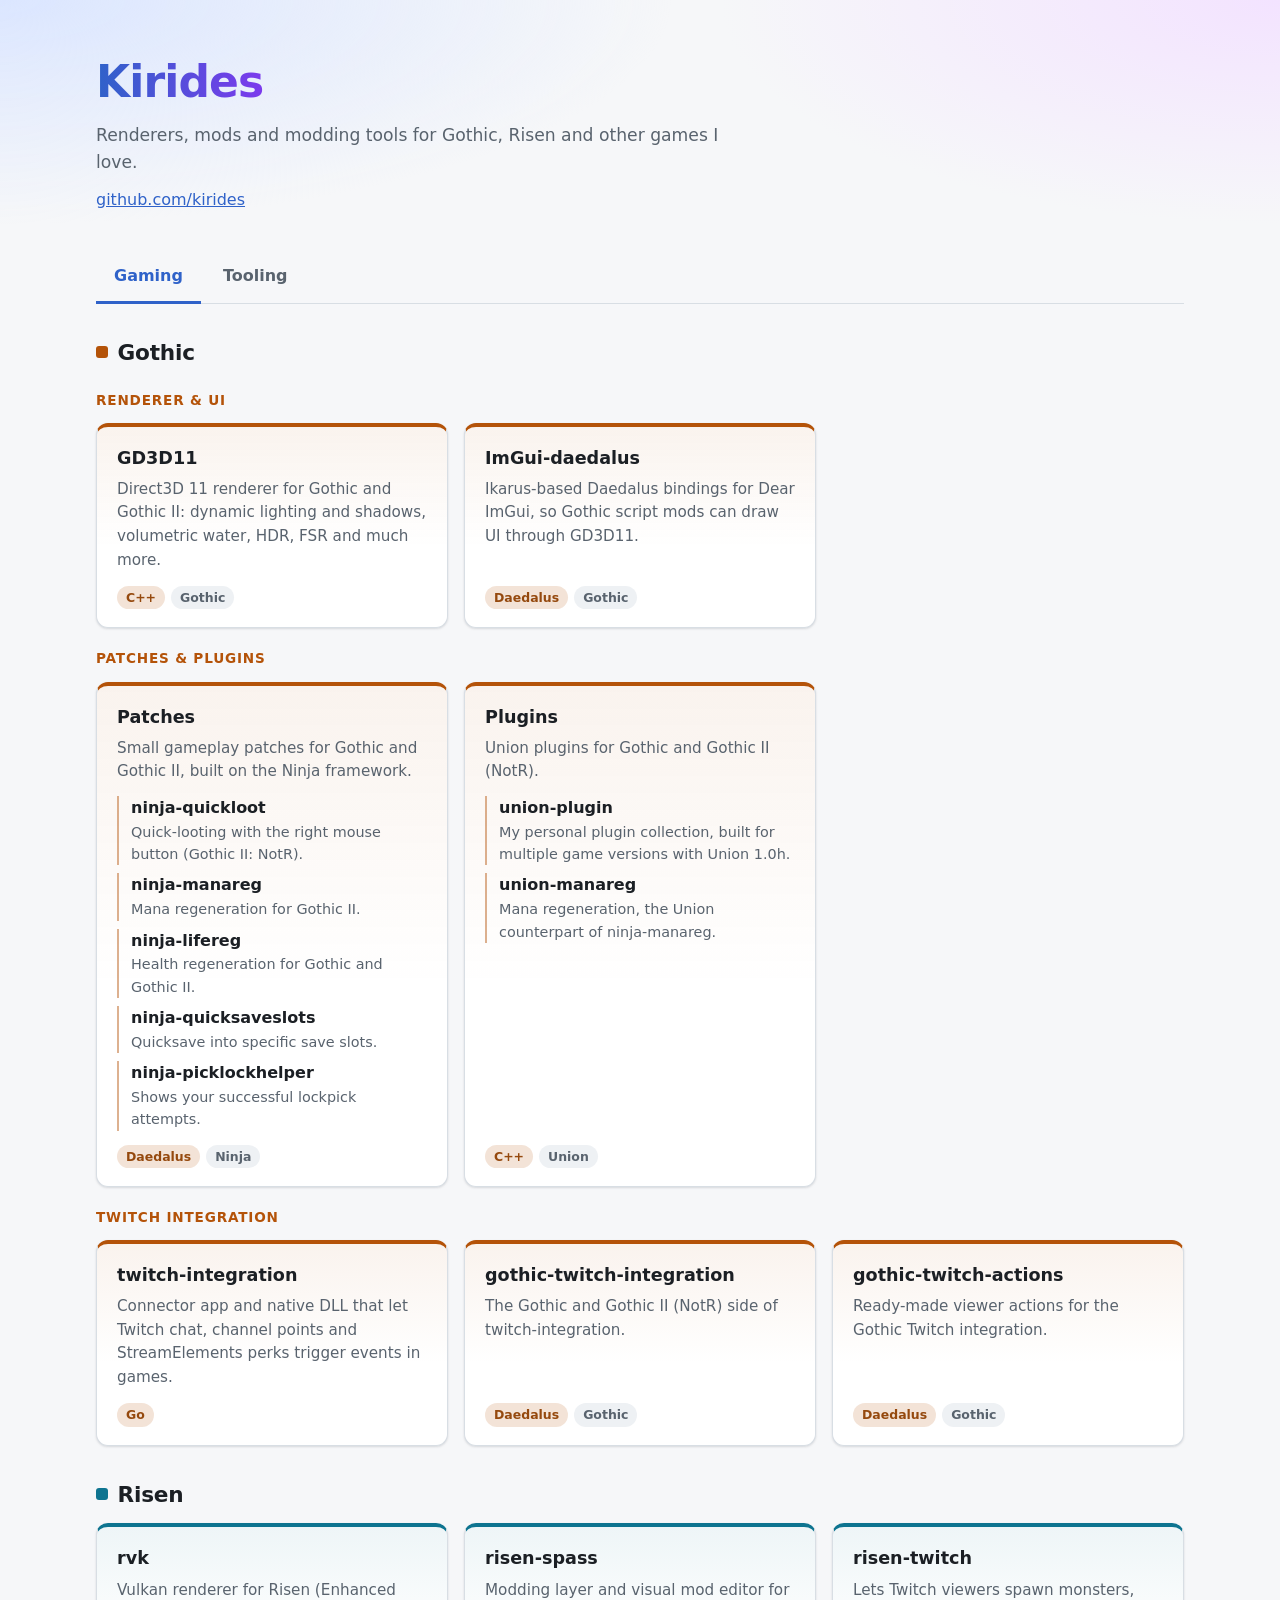
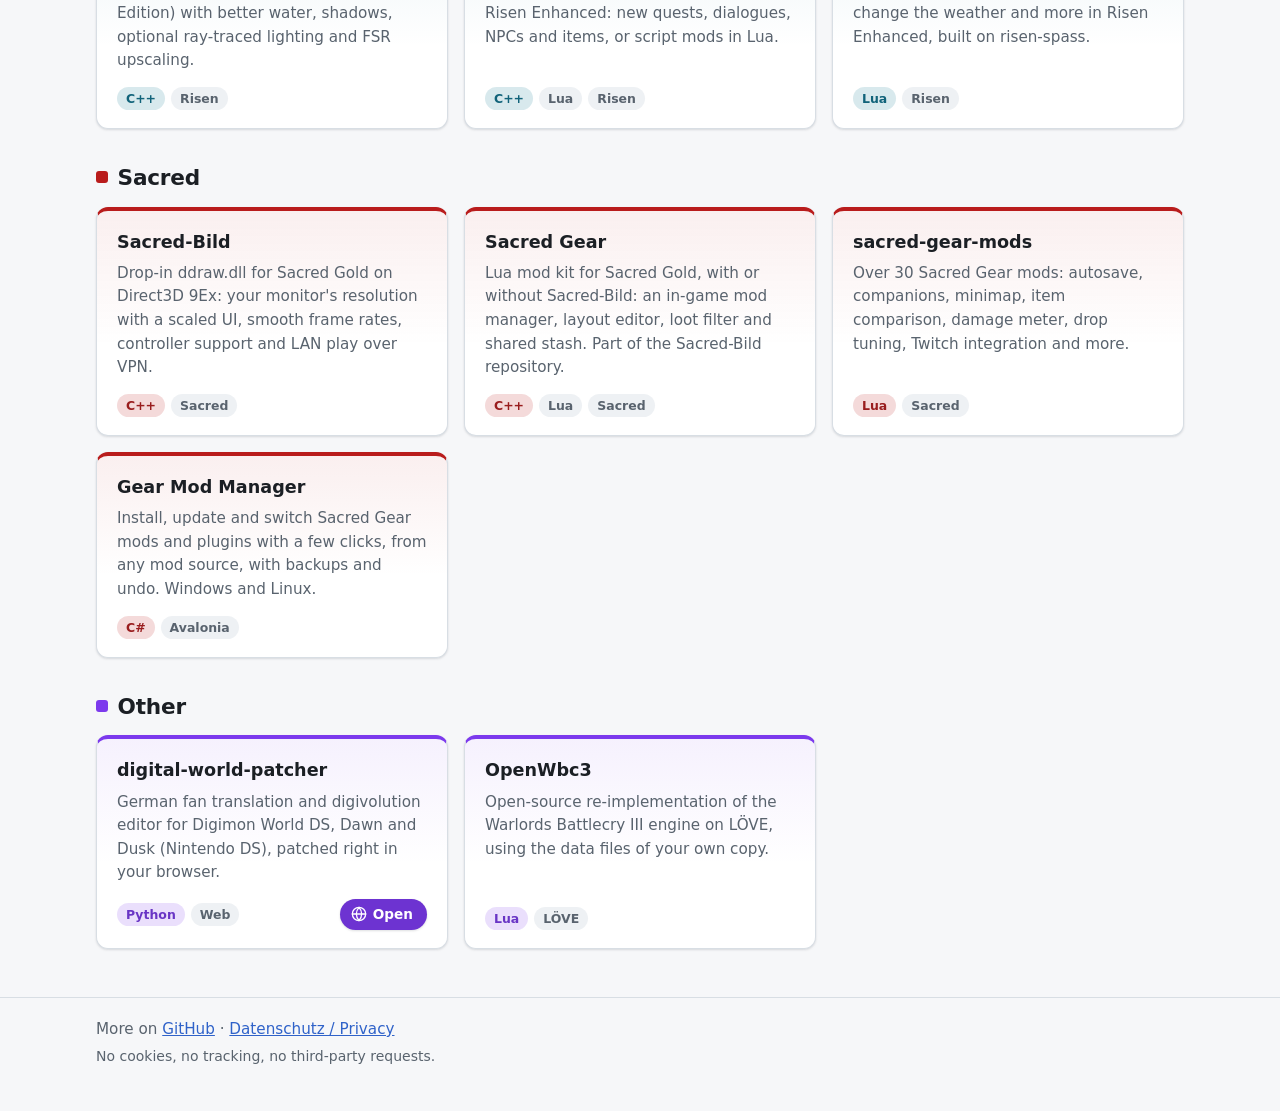
<file: site/index.html>
<!doctype html>
<html lang="en">
<head>
  <meta charset="utf-8">
  <meta name="viewport" content="width=device-width, initial-scale=1">
  <title>Kirides · Projects</title>
  <meta name="description" content="Open-source projects by Kirides: renderers and mods for Gothic, Risen and Sacred, plus tooling for Gothic modding.">
  <meta name="color-scheme" content="light dark">
  <link rel="stylesheet" href="style.css">
  <link rel="icon" href="data:image/svg+xml,%3Csvg xmlns='http://www.w3.org/2000/svg' viewBox='0 0 32 32'%3E%3Crect width='32' height='32' rx='7' fill='%233b6fd8'/%3E%3Ctext x='16' y='22' font-family='system-ui,sans-serif' font-size='17' font-weight='700' fill='white' text-anchor='middle'%3EK%3C/text%3E%3C/svg%3E">
</head>
<body>
  <a class="skip-link" href="#main">Skip to projects</a>

  <header class="site-header">
    <div class="wrap">
      <h1>Kirides</h1>
      <p class="tagline">Renderers, mods and modding tools for Gothic, Risen and other games I love.</p>
      <p class="links">
        <a href="https://github.com/kirides">github.com/kirides</a>
      </p>
    </div>
  </header>

  <main id="main" class="wrap">
    <div class="tabs" role="tablist" aria-label="Project categories" hidden>
      <button class="tab" role="tab" id="tab-gaming" aria-controls="gaming" aria-selected="true">Gaming</button>
      <button class="tab" role="tab" id="tab-tooling" aria-controls="tooling" aria-selected="false" tabindex="-1">Tooling</button>
    </div>

    <!-- ================= GAMING ================= -->
    <section class="panel" id="gaming" role="tabpanel" aria-labelledby="tab-gaming" tabindex="0">
      <h2 class="panel-title">Gaming</h2>

      <h3 class="game theme-gothic" id="gothic">Gothic</h3>
      <h4 class="group theme-gothic">Renderer &amp; UI</h4>
      <ul class="cards theme-gothic">
        <li class="card">
          <h5><a href="https://github.com/kirides/GD3D11">GD3D11</a></h5>
          <p>Direct3D 11 renderer for Gothic and Gothic II: dynamic lighting and shadows, volumetric water, HDR, FSR and much more.</p>
          <ul class="tags"><li>C++</li><li>Gothic</li></ul>
        </li>
        <li class="card">
          <h5><a href="https://github.com/kirides/ImGui-daedalus">ImGui-daedalus</a></h5>
          <p>Ikarus-based Daedalus bindings for Dear ImGui, so Gothic script mods can draw UI through GD3D11.</p>
          <ul class="tags"><li>Daedalus</li><li>Gothic</li></ul>
        </li>
      </ul>
      <h4 class="group theme-gothic">Patches &amp; plugins</h4>
      <ul class="cards theme-gothic">
        <li class="card card-list">
          <h5>Patches</h5>
          <p>Small gameplay patches for Gothic and Gothic II, built on the Ninja framework.</p>
          <ul class="repo-list">
            <li><a href="https://github.com/kirides/ninja-quickloot">ninja-quickloot</a><span>Quick-looting with the right mouse button (Gothic II: NotR).</span></li>
            <li><a href="https://github.com/kirides/ninja-manareg">ninja-manareg</a><span>Mana regeneration for Gothic II.</span></li>
            <li><a href="https://github.com/kirides/ninja-lifereg">ninja-lifereg</a><span>Health regeneration for Gothic and Gothic II.</span></li>
            <li><a href="https://github.com/kirides/ninja-quicksaveslots">ninja-quicksaveslots</a><span>Quicksave into specific save slots.</span></li>
            <li><a href="https://github.com/kirides/ninja-picklockhelper">ninja-picklockhelper</a><span>Shows your successful lockpick attempts.</span></li>
          </ul>
          <ul class="tags"><li>Daedalus</li><li>Ninja</li></ul>
        </li>
        <li class="card card-list">
          <h5>Plugins</h5>
          <p>Union plugins for Gothic and Gothic II (NotR).</p>
          <ul class="repo-list">
            <li><a href="https://github.com/kirides/union-plugin">union-plugin</a><span>My personal plugin collection, built for multiple game versions with Union 1.0h.</span></li>
            <li><a href="https://github.com/kirides/union-manareg">union-manareg</a><span>Mana regeneration, the Union counterpart of ninja-manareg.</span></li>
          </ul>
          <ul class="tags"><li>C++</li><li>Union</li></ul>
        </li>
      </ul>
      <h4 class="group theme-gothic">Twitch integration</h4>
      <ul class="cards theme-gothic">
        <li class="card">
          <h5><a href="https://github.com/kirides/twitch-integration">twitch-integration</a></h5>
          <p>Connector app and native DLL that let Twitch chat, channel points and StreamElements perks trigger events in games.</p>
          <ul class="tags"><li>Go</li></ul>
        </li>
        <li class="card">
          <h5><a href="https://github.com/kirides/gothic-twitch-integration">gothic-twitch-integration</a></h5>
          <p>The Gothic and Gothic II (NotR) side of twitch-integration.</p>
          <ul class="tags"><li>Daedalus</li><li>Gothic</li></ul>
        </li>
        <li class="card">
          <h5><a href="https://github.com/kirides/gothic-twitch-actions">gothic-twitch-actions</a></h5>
          <p>Ready-made viewer actions for the Gothic Twitch integration.</p>
          <ul class="tags"><li>Daedalus</li><li>Gothic</li></ul>
        </li>
      </ul>

      <h3 class="game theme-risen" id="risen">Risen</h3>
      <ul class="cards theme-risen">
        <li class="card">
          <h5><a href="https://github.com/kirides/rvk">rvk</a></h5>
          <p>Vulkan renderer for Risen (Enhanced Edition) with better water, shadows, optional ray-traced lighting and FSR upscaling.</p>
          <ul class="tags"><li>C++</li><li>Risen</li></ul>
        </li>
        <li class="card">
          <h5><a href="https://github.com/kirides/risen-spass">risen-spass</a></h5>
          <p>Modding layer and visual mod editor for Risen Enhanced: new quests, dialogues, NPCs and items, or script mods in Lua.</p>
          <ul class="tags"><li>C++</li><li>Lua</li><li>Risen</li></ul>
        </li>
        <li class="card">
          <h5><a href="https://github.com/kirides/risen-twitch">risen-twitch</a></h5>
          <p>Lets Twitch viewers spawn monsters, change the weather and more in Risen Enhanced, built on risen-spass.</p>
          <ul class="tags"><li>Lua</li><li>Risen</li></ul>
        </li>
      </ul>

      <h3 class="game theme-sacred" id="sacred">Sacred</h3>
      <ul class="cards theme-sacred">
        <li class="card">
          <h5><a href="https://github.com/kirides/sacred-bild">Sacred-Bild</a></h5>
          <p>Drop-in ddraw.dll for Sacred Gold on Direct3D 9Ex: your monitor's resolution with a scaled UI, smooth frame rates, controller support and LAN play over VPN.</p>
          <ul class="tags"><li>C++</li><li>Sacred</li></ul>
        </li>
        <li class="card">
          <h5><a href="https://github.com/kirides/sacred-bild/blob/main/docs/Gear.md">Sacred Gear</a></h5>
          <p>Lua mod kit for Sacred Gold, with or without Sacred-Bild: an in-game mod manager, layout editor, loot filter and shared stash. Part of the Sacred-Bild repository.</p>
          <ul class="tags"><li>C++</li><li>Lua</li><li>Sacred</li></ul>
        </li>
        <li class="card">
          <h5><a href="https://github.com/kirides/sacred-gear-mods">sacred-gear-mods</a></h5>
          <p>Over 30 Sacred Gear mods: autosave, companions, minimap, item comparison, damage meter, drop tuning, Twitch integration and more.</p>
          <ul class="tags"><li>Lua</li><li>Sacred</li></ul>
        </li>
        <li class="card">
          <h5><a href="https://github.com/kirides/sacred-mod-manager">Gear Mod Manager</a></h5>
          <p>Install, update and switch Sacred Gear mods and plugins with a few clicks, from any mod source, with backups and undo. Windows and Linux.</p>
          <ul class="tags"><li>C#</li><li>Avalonia</li></ul>
        </li>
      </ul>

      <h3 class="game theme-other" id="other">Other</h3>
      <ul class="cards theme-other">
        <li class="card">
          <h5><a href="https://github.com/kirides/digital-world-patcher">digital-world-patcher</a></h5>
          <p>German fan translation and digivolution editor for Digimon World DS, Dawn and Dusk (Nintendo DS), patched right in your browser.</p>
          <div class="card-foot">
            <ul class="tags"><li>Python</li><li>Web</li></ul>
            <a class="open-btn" href="https://kirides.github.io/digital-world-patcher/"><svg aria-hidden="true" viewBox="0 0 24 24" width="16" height="16" fill="none" stroke="currentColor" stroke-width="2" stroke-linecap="round" stroke-linejoin="round"><circle cx="12" cy="12" r="10"/><path d="M2 12h20"/><path d="M12 2a15.3 15.3 0 0 1 4 10 15.3 15.3 0 0 1-4 10 15.3 15.3 0 0 1-4-10 15.3 15.3 0 0 1 4-10z"/></svg>Open<span class="sr-only"> digital-world-patcher website</span></a>
          </div>
        </li>
        <li class="card">
          <h5><a href="https://github.com/kirides/OpenWbc3">OpenWbc3</a></h5>
          <p>Open-source re-implementation of the Warlords Battlecry III engine on LÖVE, using the data files of your own copy.</p>
          <ul class="tags"><li>Lua</li><li>LÖVE</li></ul>
        </li>
      </ul>
    </section>

    <!-- ================= TOOLING ================= -->
    <section class="panel" id="tooling" role="tabpanel" aria-labelledby="tab-tooling" tabindex="0">
      <h2 class="panel-title">Tooling</h2>

      <h4 class="group theme-tooling">Gothic &amp; Daedalus modding tools</h4>
      <ul class="cards theme-tooling">
        <li class="card">
          <h5><a href="https://github.com/kirides/DaedalusLanguageServer">DaedalusLanguageServer</a></h5>
          <p>Language server for Daedalus, the scripting language of Gothic: completion, go-to-definition, diagnostics and more.</p>
          <ul class="tags"><li>Go</li><li>LSP</li></ul>
        </li>
        <li class="card">
          <h5><a href="https://github.com/kirides/vscode-daedalus">vscode-daedalus</a></h5>
          <p>Visual Studio Code extension for Daedalus, powered by DaedalusLanguageServer.</p>
          <ul class="tags"><li>TypeScript</li><li>VS Code</li></ul>
        </li>
        <li class="card">
          <h5><a href="https://github.com/kirides/vdfsbuilder">vdfsbuilder</a></h5>
          <p>Go package, CLI and GitHub Action to pack VDF/MOD volumes for Gothic from a .vm file.</p>
          <ul class="tags"><li>Go</li><li>GitHub Action</li></ul>
        </li>
        <li class="card">
          <h5><a href="https://github.com/kirides/daedalus2bbcode">daedalus2bbcode</a></h5>
          <p>Small web page that highlights Daedalus code and copies it as BBCode for forum posts.</p>
          <div class="card-foot">
            <ul class="tags"><li>HTML</li></ul>
            <a class="open-btn" href="https://kirides.github.io/daedalus2bbcode/"><svg aria-hidden="true" viewBox="0 0 24 24" width="16" height="16" fill="none" stroke="currentColor" stroke-width="2" stroke-linecap="round" stroke-linejoin="round"><circle cx="12" cy="12" r="10"/><path d="M2 12h20"/><path d="M12 2a15.3 15.3 0 0 1 4 10 15.3 15.3 0 0 1-4 10 15.3 15.3 0 0 1-4-10 15.3 15.3 0 0 1 4-10z"/></svg>Open<span class="sr-only"> daedalus2bbcode website</span></a>
          </div>
        </li>
      </ul>
    </section>
  </main>

  <footer class="site-footer">
    <div class="wrap">
      <p>More on <a href="https://github.com/kirides?tab=repositories">GitHub</a> · <a href="legal.html">Datenschutz / Privacy</a></p>
      <p class="meta">No cookies, no tracking, no third-party requests.</p>
    </div>
  </footer>

  <script src="main.js"></script>
</body>
</html>
</file>
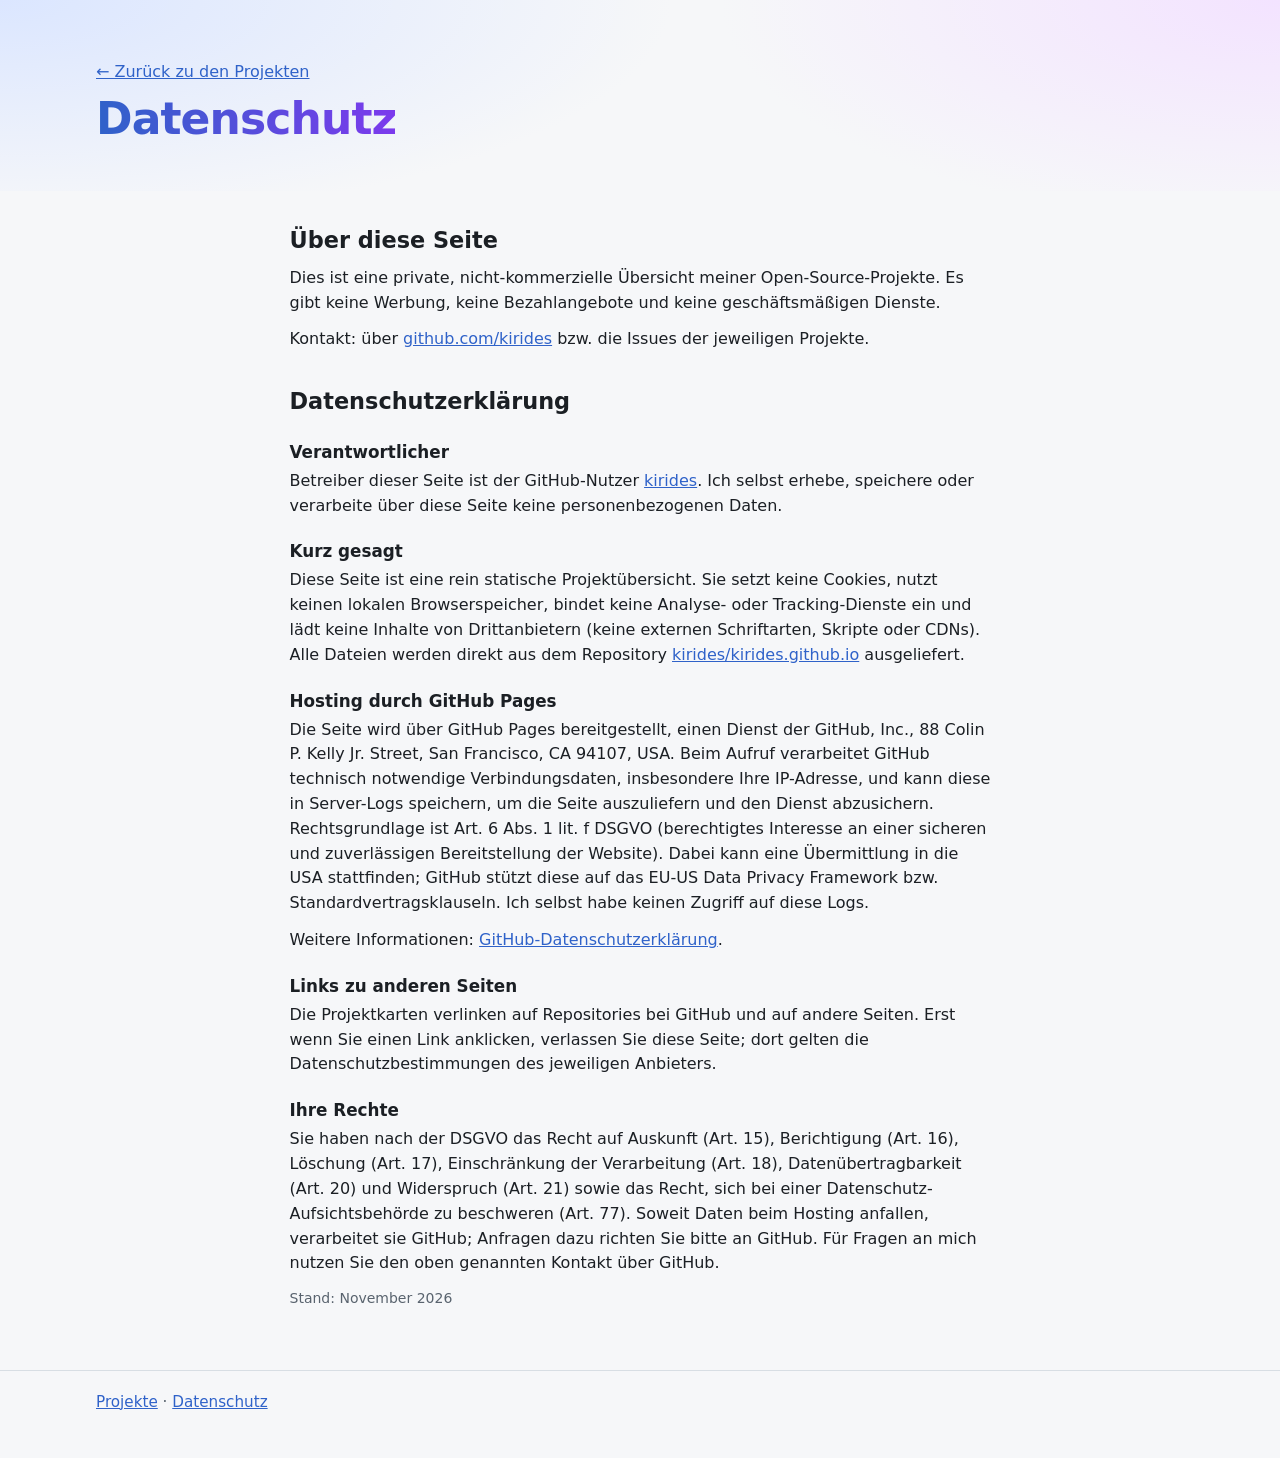
<file: site/legal.html>
<!doctype html>
<html lang="de">
<head>
  <meta charset="utf-8">
  <meta name="viewport" content="width=device-width, initial-scale=1">
  <title>Datenschutz · Kirides</title>
  <meta name="robots" content="noindex">
  <meta name="color-scheme" content="light dark">
  <link rel="stylesheet" href="style.css">
  <link rel="icon" href="data:image/svg+xml,%3Csvg xmlns='http://www.w3.org/2000/svg' viewBox='0 0 32 32'%3E%3Crect width='32' height='32' rx='7' fill='%233b6fd8'/%3E%3Ctext x='16' y='22' font-family='system-ui,sans-serif' font-size='17' font-weight='700' fill='white' text-anchor='middle'%3EK%3C/text%3E%3C/svg%3E">
</head>
<body>
  <a class="skip-link" href="#main">Zum Inhalt</a>

  <header class="site-header">
    <div class="wrap">
      <p class="links"><a href="./">← Zurück zu den Projekten</a></p>
      <h1>Datenschutz</h1>
    </div>
  </header>

  <main id="main" class="wrap prose">
    <section id="hinweis" aria-labelledby="h-hinweis">
      <h2 id="h-hinweis">Über diese Seite</h2>
      <p>Dies ist eine private, nicht-kommerzielle Übersicht meiner Open-Source-Projekte. Es gibt keine Werbung, keine Bezahlangebote und keine geschäftsmäßigen Dienste.</p>
      <p>Kontakt: über <a href="https://github.com/kirides">github.com/kirides</a> bzw. die Issues der jeweiligen Projekte.</p>
    </section>

    <section id="datenschutz" aria-labelledby="h-datenschutz">
      <h2 id="h-datenschutz">Datenschutzerklärung</h2>

      <h3>Verantwortlicher</h3>
      <p>Betreiber dieser Seite ist der GitHub-Nutzer <a href="https://github.com/kirides">kirides</a>. Ich selbst erhebe, speichere oder verarbeite über diese Seite keine personenbezogenen Daten.</p>

      <h3>Kurz gesagt</h3>
      <p>Diese Seite ist eine rein statische Projektübersicht. Sie setzt keine Cookies, nutzt keinen lokalen Browserspeicher, bindet keine Analyse- oder Tracking-Dienste ein und lädt keine Inhalte von Drittanbietern (keine externen Schriftarten, Skripte oder CDNs). Alle Dateien werden direkt aus dem Repository <a href="https://github.com/kirides/kirides.github.io">kirides/kirides.github.io</a> ausgeliefert.</p>

      <h3>Hosting durch GitHub Pages</h3>
      <p>Die Seite wird über GitHub Pages bereitgestellt, einen Dienst der GitHub, Inc., 88 Colin P. Kelly Jr. Street, San Francisco, CA 94107, USA. Beim Aufruf verarbeitet GitHub technisch notwendige Verbindungsdaten, insbesondere Ihre IP-Adresse, und kann diese in Server-Logs speichern, um die Seite auszuliefern und den Dienst abzusichern. Rechtsgrundlage ist Art. 6 Abs. 1 lit. f DSGVO (berechtigtes Interesse an einer sicheren und zuverlässigen Bereitstellung der Website). Dabei kann eine Übermittlung in die USA stattfinden; GitHub stützt diese auf das EU-US Data Privacy Framework bzw. Standardvertragsklauseln. Ich selbst habe keinen Zugriff auf diese Logs.</p>
      <p>Weitere Informationen: <a href="https://docs.github.com/de/site-policy/privacy-policies/github-general-privacy-statement">GitHub-Datenschutzerklärung</a>.</p>

      <h3>Links zu anderen Seiten</h3>
      <p>Die Projektkarten verlinken auf Repositories bei GitHub und auf andere Seiten. Erst wenn Sie einen Link anklicken, verlassen Sie diese Seite; dort gelten die Datenschutzbestimmungen des jeweiligen Anbieters.</p>

      <h3>Ihre Rechte</h3>
      <p>Sie haben nach der DSGVO das Recht auf Auskunft (Art. 15), Berichtigung (Art. 16), Löschung (Art. 17), Einschränkung der Verarbeitung (Art. 18), Datenübertragbarkeit (Art. 20) und Widerspruch (Art. 21) sowie das Recht, sich bei einer Datenschutz-Aufsichtsbehörde zu beschweren (Art. 77). Soweit Daten beim Hosting anfallen, verarbeitet sie GitHub; Anfragen dazu richten Sie bitte an GitHub. Für Fragen an mich nutzen Sie den oben genannten Kontakt über GitHub.</p>

      <p class="meta">Stand: November 2026</p>
    </section>
  </main>

  <footer class="site-footer">
    <div class="wrap">
      <p><a href="./">Projekte</a> · <a href="#datenschutz">Datenschutz</a></p>
    </div>
  </footer>
</body>
</html>
</file>
<file: site/style.css>
:root {
  --bg: #f6f7f9;
  --surface: #ffffff;
  --text: #1b1f24;
  --muted: #59636e;
  --border: #d8dee4;
  --accent: #2f62c9;
  --accent-soft: #e7eefc;
  --tag-bg: #eef1f4;
  --shadow: 0 1px 2px rgb(16 24 40 / 6%), 0 1px 3px rgb(16 24 40 / 8%);
  --shadow-hover: 0 6px 18px rgb(16 24 40 / 12%);
  --radius: 12px;
  --gothic: #b45309;
  --risen: #0e7490;
  --sacred: #b91c1c;
  --other: #7c3aed;
  --tooling: #15803d;
  --hero-a: #dbe6ff;
  --hero-b: #f3e3ff;
  color-scheme: light;
}

@media (prefers-color-scheme: dark) {
  :root {
    --bg: #0f1216;
    --surface: #171b21;
    --text: #e6e9ed;
    --muted: #9aa4af;
    --border: #2a313a;
    --accent: #7ea6ff;
    --accent-soft: #1c2740;
    --tag-bg: #222832;
    --shadow: 0 1px 2px rgb(0 0 0 / 40%);
    --shadow-hover: 0 6px 18px rgb(0 0 0 / 50%);
    --gothic: #f5a524;
    --risen: #2dd4bf;
    --sacred: #f87171;
    --other: #b197fc;
    --tooling: #4ade80;
    --hero-a: #16213d;
    --hero-b: #2a1a3d;
    color-scheme: dark;
  }
}

*, *::before, *::after { box-sizing: border-box; }

html { -webkit-text-size-adjust: 100%; }

body {
  margin: 0;
  background: var(--bg);
  color: var(--text);
  font: 16px/1.55 system-ui, -apple-system, "Segoe UI", Roboto, "Helvetica Neue", Arial, sans-serif;
}

a { color: var(--accent); }

.wrap {
  max-width: 1120px;
  margin: 0 auto;
  padding: 0 16px;
}

.skip-link {
  position: absolute;
  left: 16px;
  top: -48px;
  padding: 8px 12px;
  background: var(--surface);
  border: 2px solid var(--accent);
  border-radius: 8px;
  z-index: 10;
}
.skip-link:focus { top: 12px; }

:focus-visible {
  outline: 3px solid var(--accent);
  outline-offset: 2px;
}

/* Header */
.site-header {
  padding: 48px 0 32px;
  margin-bottom: 8px;
  background:
    radial-gradient(60rem 20rem at 0% 0%, var(--hero-a), transparent 70%),
    radial-gradient(50rem 20rem at 100% 0%, var(--hero-b), transparent 70%);
}
.site-header h1 {
  margin: 0 0 6px;
  background: linear-gradient(90deg, var(--accent), var(--other));
  -webkit-background-clip: text;
  background-clip: text;
  color: transparent;
  width: fit-content;
  font-size: clamp(2rem, 5vw, 2.75rem);
  letter-spacing: -0.02em;
}
.tagline {
  margin: 0;
  max-width: 60ch;
  color: var(--muted);
  font-size: 1.075rem;
}
.links { margin: 12px 0 0; }

/* Tabs */
.tabs {
  display: flex;
  gap: 4px;
  border-bottom: 1px solid var(--border);
  margin-bottom: 8px;
  position: sticky;
  top: 0;
  background: var(--bg);
  z-index: 2;
}
.tabs[hidden] { display: none; }

.tab {
  appearance: none;
  border: 0;
  background: none;
  color: var(--muted);
  font: inherit;
  font-weight: 600;
  padding: 12px 18px;
  border-bottom: 3px solid transparent;
  margin-bottom: -1px;
  cursor: pointer;
  border-radius: 8px 8px 0 0;
}
.tab:hover { color: var(--text); background: var(--accent-soft); }
.tab[aria-selected="true"] {
  color: var(--accent);
  border-bottom-color: var(--accent);
}

/* Panels */
.panel { padding-bottom: 24px; }
.panel:focus-visible { outline-offset: 6px; border-radius: 4px; }
.panel[hidden] { display: none; }

/* With JS the tab already names the panel; keep the heading for screen readers only. */
.js .panel-title {
  position: absolute;
  width: 1px; height: 1px;
  overflow: hidden;
  clip: rect(0 0 0 0);
  white-space: nowrap;
}
.panel-title { font-size: 1.5rem; margin: 24px 0 0; }

.game {
  margin: 32px 0 4px;
  font-size: 1.35rem;
  letter-spacing: -0.01em;
}
.game + .cards { margin-top: 12px; }
.game::before {
  content: "";
  display: inline-block;
  width: 0.55em;
  height: 0.55em;
  margin-right: 0.45em;
  border-radius: 3px;
  background: var(--c, var(--accent));
  vertical-align: 0.1em;
}

/* Per-group accent colours */
.theme-gothic  { --c: var(--gothic); }
.theme-risen   { --c: var(--risen); }
.theme-sacred  { --c: var(--sacred); }
.theme-other   { --c: var(--other); }
.theme-tooling { --c: var(--tooling); }
.group[class*="theme-"] { color: var(--c); }

.group {
  margin: 20px 0 12px;
  font-size: 0.85rem;
  font-weight: 700;
  letter-spacing: 0.06em;
  text-transform: uppercase;
  color: var(--muted);
}

/* Cards */
.cards {
  list-style: none;
  margin: 0;
  padding: 0;
  display: grid;
  grid-template-columns: repeat(auto-fill, minmax(min(100%, 300px), 1fr));
  gap: 16px;
}

.card {
  position: relative;
  display: flex;
  flex-direction: column;
  padding: 18px 20px;
  background: var(--surface);
  border: 1px solid var(--border);
  border-radius: var(--radius);
  border-top: 4px solid var(--c, var(--accent));
  background-image: linear-gradient(180deg, color-mix(in srgb, var(--c, var(--accent)) 7%, transparent), transparent 60%);
  box-shadow: var(--shadow);
  transition: transform 0.15s ease, box-shadow 0.15s ease, border-color 0.15s ease;
}
.card:hover,
.card:focus-within {
  transform: translateY(-2px);
  box-shadow: var(--shadow-hover);
  border-color: var(--c, var(--accent));
}

.card h5 {
  margin: 0 0 6px;
  font-size: 1.1rem;
  overflow-wrap: anywhere;
}
.card h5 a {
  color: var(--text);
  text-decoration: none;
}
/* Make the whole card clickable via the title link. */
.card h5 a::after {
  content: "";
  position: absolute;
  inset: 0;
  border-radius: var(--radius);
}
.card h5 a:focus-visible { outline: none; }
.card h5 a:focus-visible::after {
  outline: 3px solid var(--c, var(--accent));
  outline-offset: 2px;
}
.card:hover h5 a { color: var(--c, var(--accent)); }

.card p {
  margin: 0 0 14px;
  color: var(--muted);
  font-size: 0.95rem;
  flex: 1;
}
/* Links inside the text sit above the card-wide link. */
.card p a.inline { position: relative; z-index: 1; }

.tags {
  list-style: none;
  margin: 0;
  padding: 0;
  display: flex;
  flex-wrap: wrap;
  gap: 6px;
}
.tags li {
  font-size: 0.78rem;
  font-weight: 600;
  padding: 2px 9px;
  border-radius: 999px;
  background: var(--tag-bg);
  color: var(--muted);
}
.tags li:first-child {
  background: color-mix(in srgb, var(--c, var(--accent)) 16%, transparent);
  color: color-mix(in srgb, var(--c, var(--accent)) 80%, var(--text));
}

/* Footer */
.site-footer {
  border-top: 1px solid var(--border);
  margin-top: 24px;
  padding: 20px 0 40px;
  color: var(--muted);
  font-size: 0.95rem;
}

@media (max-width: 480px) {
  .site-header { padding-top: 32px; }
  .tab { flex: 1; padding: 12px 8px; }
}

@media (prefers-reduced-motion: reduce) {
  .card { transition: none; }
  .card:hover, .card:focus-within { transform: none; }
}

/* Legal page */
.prose { max-width: 72ch; padding-bottom: 24px; }
.prose h2 { margin: 32px 0 8px; font-size: 1.4rem; }
.prose h3 { margin: 20px 0 4px; font-size: 1.05rem; }
.prose p { margin: 0 0 12px; }
.meta { color: var(--muted); font-size: 0.875rem; }
.site-footer p { margin: 0 0 4px; }

/* Cards that list several repos instead of linking one */
.card-list h5 { color: var(--text); }
.repo-list {
  list-style: none;
  margin: 0 0 14px;
  padding: 0;
  flex: 1;
  display: grid;
  gap: 8px;
  align-content: start;
}
.repo-list li {
  display: flex;
  flex-direction: column;
  padding-left: 12px;
  border-left: 2px solid color-mix(in srgb, var(--c, var(--accent)) 45%, transparent);
}
.repo-list a {
  font-weight: 600;
  color: var(--text);
  text-decoration: none;
  overflow-wrap: anywhere;
}
.repo-list a:hover, .repo-list a:focus-visible {
  color: var(--c, var(--accent));
  text-decoration: underline;
}
.repo-list span {
  color: var(--muted);
  font-size: 0.9rem;
}
.card-list > p { flex: 0; margin-bottom: 12px; }

/* "Open" button for projects with a live GitHub Pages site */
.card-foot {
  display: flex;
  align-items: center;
  justify-content: space-between;
  gap: 8px 12px;
  flex-wrap: wrap;
}
.open-btn {
  position: relative; /* sits above the card-wide link */
  z-index: 1;
  display: inline-flex;
  align-items: center;
  gap: 6px;
  padding: 5px 14px 5px 11px;
  border-radius: 999px;
  font-size: 0.85rem;
  font-weight: 600;
  text-decoration: none;
  color: #fff;
  background: color-mix(in srgb, var(--c, var(--accent)) 88%, #000);
  box-shadow: var(--shadow);
  transition: filter 0.15s ease, transform 0.15s ease;
}
.open-btn:hover { filter: brightness(1.12); transform: translateY(-1px); }
.open-btn:focus-visible { outline: 3px solid var(--c, var(--accent)); outline-offset: 2px; }
.open-btn svg { flex: none; }
@media (prefers-color-scheme: dark) {
  .open-btn { color: #0f1216; background: var(--c, var(--accent)); }
}
@media (prefers-reduced-motion: reduce) {
  .open-btn { transition: none; }
  .open-btn:hover { transform: none; }
}

.sr-only {
  position: absolute;
  width: 1px; height: 1px;
  overflow: hidden;
  clip: rect(0 0 0 0);
  white-space: nowrap;
}
</file>
